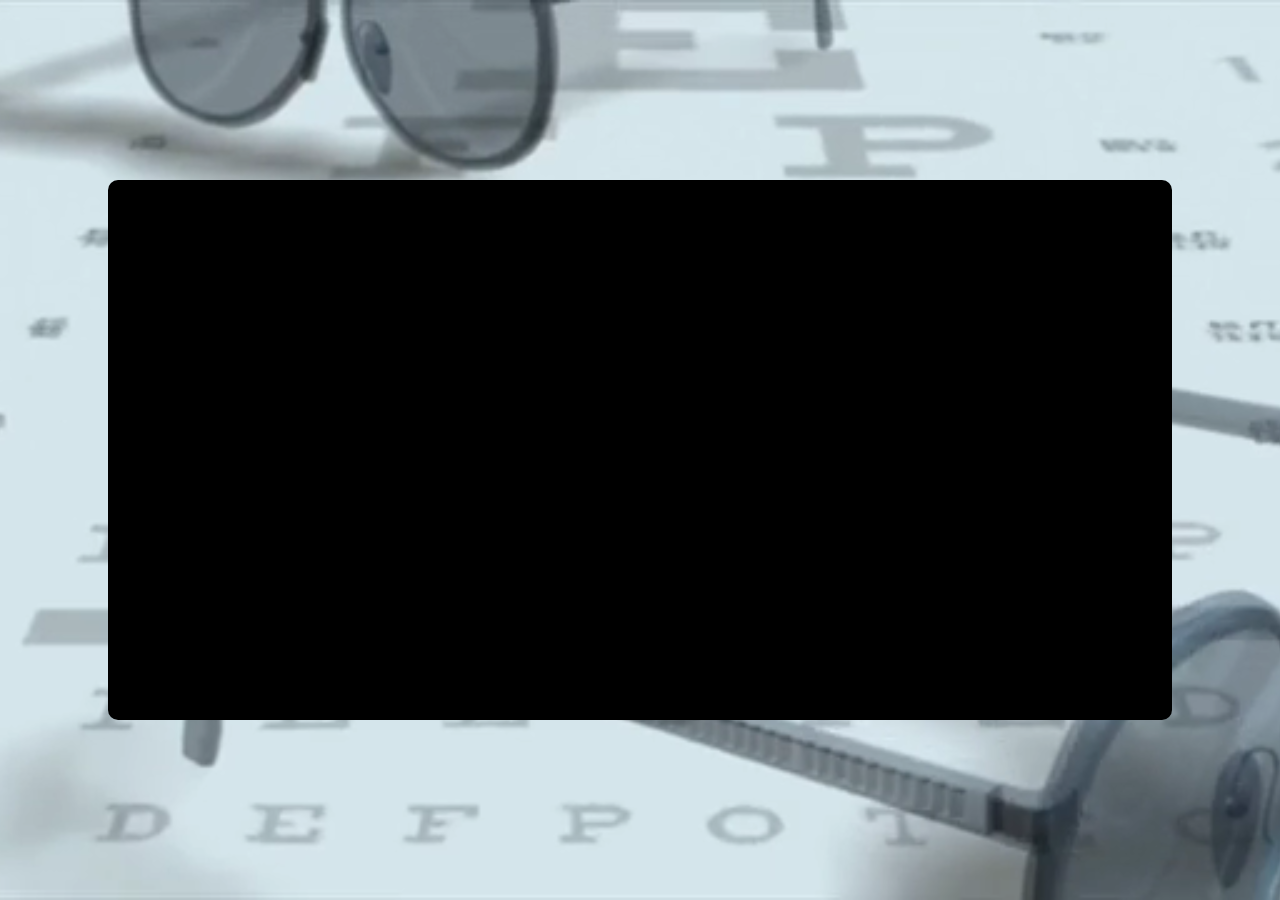
<file: 1.Typingtest/index.html>
<!DOCTYPE html>
<html lang="en">
<head>
    <meta charset="UTF-8">
    <meta name="viewport" content="width=device-width, initial-scale=1.0">
    <title>Typing test</title>
    <link rel="stylesheet" href="style.css">
    <style>
      @import url('https://fonts.googleapis.com/css2?family=Kalam:wght@300;400;700&family=Rubik+Glitch+Pop&display=swap');
      @import url('https://fonts.googleapis.com/css2?family=Holtwood+One+SC&display=swap');
      @import url('https://fonts.googleapis.com/css2?family=Lora:ital,wght@0,400..700;1,400..700&display=swap');
      </style>
    
</head>
<body>
  <video id="video-bg" autoplay muted loop>
    <source src="images/5455-184226804_tiny.mp4" type="video/mp4">
    Your browser does not support 
</video>
    <div id="page" class="flipInX">
      <p class="tt" >ELITE TYPING TEST</p>
      <a href="https://www.fontspace.com/category/fancy"><img src="images/text-1720952245008.png" class="centered-img animate__animated animate__flipInX" alt="Fancy fonts" ></a>
        <p class="text">CHECK YOUR TYPING SKILLS IN A MINUTE?</p>
        <p class="txt">START YOUR  TEST  NOW...</p>
        <select id="time">
          <option class="t1">1 Minute Test</option>
          <option class="t2">2 Minute Test</option>
          <option class="t5">5 Minute Test</option>
          <option class="t10">10 Minute Test</option> 
        </select> 
        <select id="type">
          <option class="dropdown-item1">Easy Text</option>
          <option class="dropdown-item2">Medium Text</option>
          <option class="dropdown-item3">Hard Text</option> 
        </select>     <br><br>
        <button id="btn" type="button" onclick="window.location.href='main.html';">Start Test</button>
        
    </div>
    
</body>

</html>
</file>
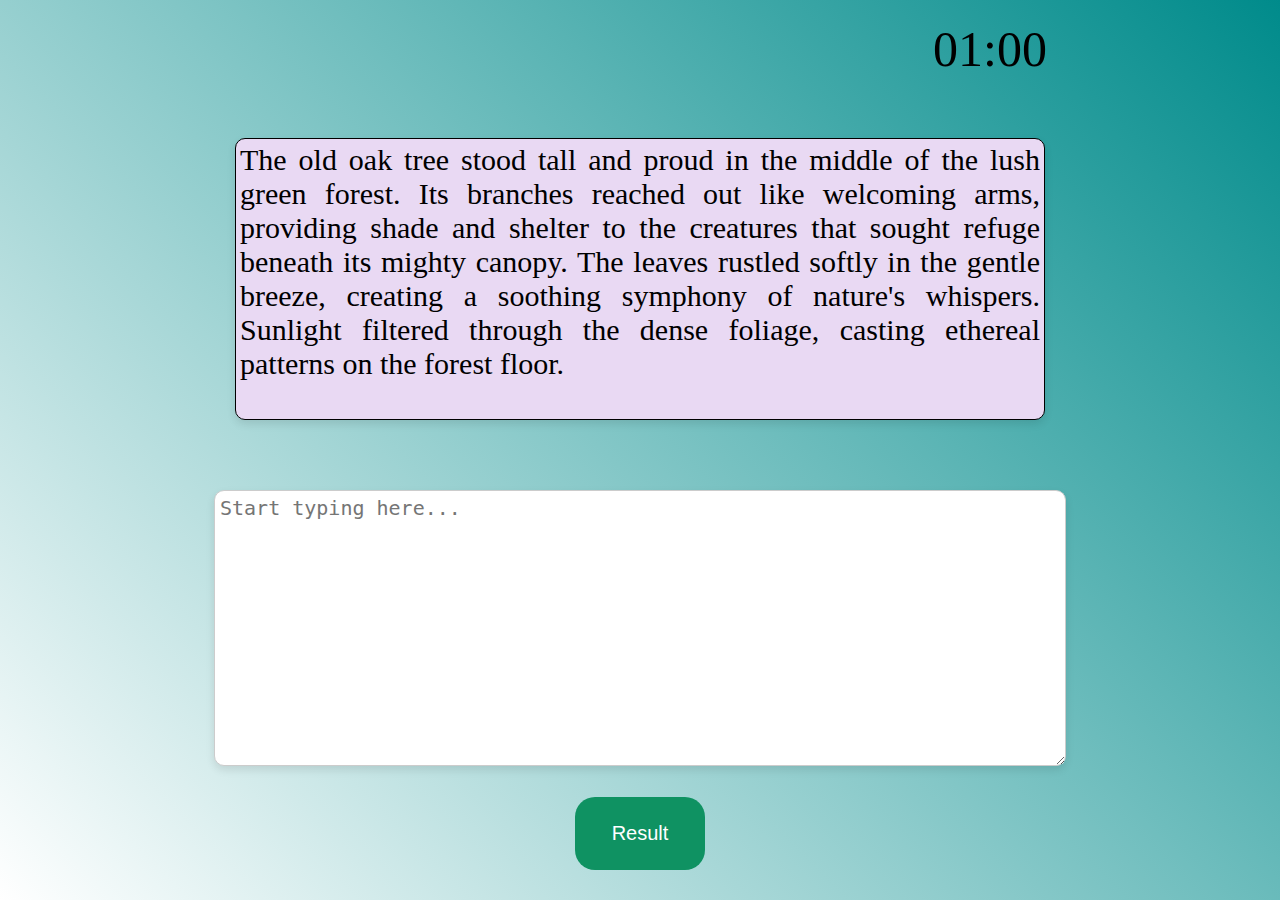
<file: 1.Typingtest/main.html>
<!DOCTYPE html>
<html lang="en">
<head>
    <meta charset="UTF-8">
    <meta name="viewport" content="width=device-width, initial-scale=1.0">
    <title>Document</title>
    <link rel="stylesheet" href="style.css"> 
</head>
<body id="test">
    <div id="timer"></div>
    <div id="content" class="scroll"></div> 
    <textarea id="typed_content" placeholder="Start typing here..."></textarea>
    <br>
    <button onclick="result()" id="btn1">Result</button>
    <script src="script.js"></script>
</body>

</html>
</file>
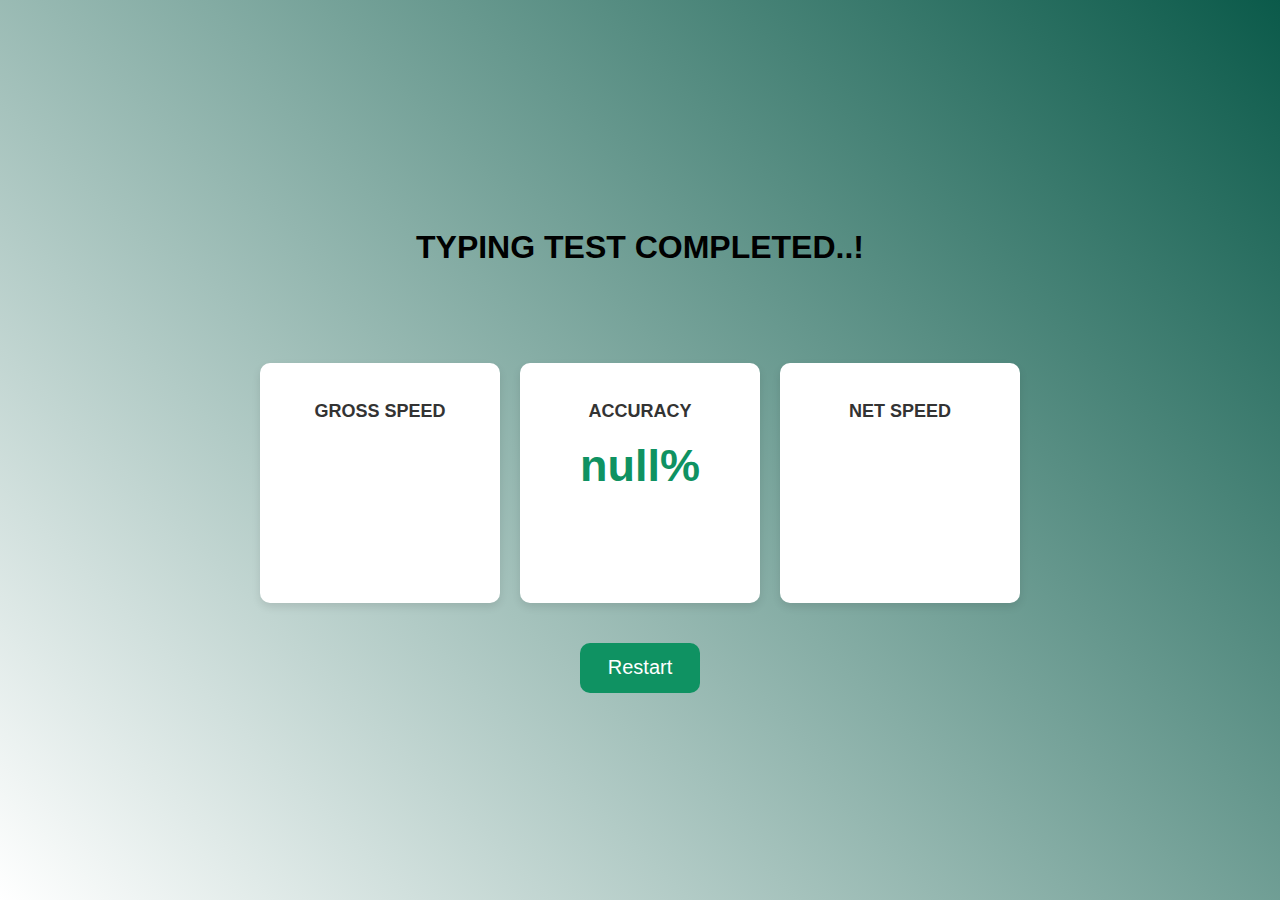
<file: 1.Typingtest/main1.html>
<!DOCTYPE html>
<html lang="en">
<head>
    <meta charset="UTF-8">
    <meta name="viewport" content="width=device-width, initial-scale=1.0">
    <title>Typing Test Complete!</title>
    <link rel="stylesheet" href="style.css">
</head>
<body id="bdy">
    <h1>TYPING TEST COMPLETED..!</h1><br><br>
    <div class="cards-container">
        <div class="card">
            <h3>GROSS SPEED</h3>
            <span id="gross"></span>
        </div>
        <div class="card">
            <h3>ACCURACY</h3>
            <span id="accuracy"></span>
        </div>
        <div class="card">
            <h3>NET SPEED</h3>
            <span id="net"></span>
        </div>
    </div>
    <button onclick="restart()" id="btn2">Restart</button>
    <script src="script1.js"></script>
</body>
</html>
</file>
<file: 1.Typingtest/style.css>
body {
    
    justify-content: center;
    align-items: center;
    height: 100vh;
    margin: 0;
}
#video-bg {
    position: absolute;
    top: 0;
    left: 0;
    width: 100%;
    height: 100%;
    z-index: -1;
    object-fit: cover;
}

#time option {
    background-color: #0d0d0d; 
    color: #fff;
}


@keyframes fadeIn {
    from {
        opacity: 0;
        transform: translateX(-20px);
    }
    to {
        opacity: 1;
        transform: translateX(0);
    }
}
.text{
    text-align: center;
    font-size: 40px;
    font-weight: bolder;
    font-family: Arial, Helvetica, sans-serif;
    color: rgb(228, 218, 218);
    /*font-family: 'Patrick Hand', cursive;*/
    /*font-family: "Holtwood One SC", serif;*/
    font-family: "Lora", serif;
    font-optical-sizing: auto;
    animation: flipInX 1s ease-in-out;
    color:darkcyan
}
.tt {
    font-size: 1rem; 

}
.centered-img {
    width: 50%; /* Adjust the width as needed */
    display: block;
    margin-left: auto;
    margin-right: auto;
    animation: animate__flipInX 1s forwards; /* Apply the flipInX animation */
}

@keyframes animate__flipInX {
    from {
        transform: perspective(400px) rotateX(90deg);
        opacity: 0;
    }
    40% {
        transform: perspective(400px) rotateX(-20deg);
    }
    60% {
        transform: perspective(400px) rotateX(10deg);
    }
    80% {
        transform: perspective(800px) rotateX(-5deg);
    }
    to {
        transform: perspective(400px);
        opacity: 1;
    }
}
@keyframes  flipInX{ 
    from { transform: translateX(-100%); }
    to { transform: translateX(0); }
}
.txt{
    text-align: center;
    font-size: 20px;
    font-weight: bold;
    color: rgb(222, 208, 208);
    /*font-family: "Holtwood One SC", serif;*/
    font-family: 'Patrick Hand', cursive;
       /* font-family: "Rubik Glitch Pop", system-ui;*/
        font-weight: 400;
        font-style: normal;
     
    animation: slideInFromRight 1s ease-in-out;
}
@keyframes slideInFromRight {
    from { transform: translateX(100%); }
    to { transform: translateX(0); }
}
.select-container {
    display: flex;
    justify-content: center;
    gap: 20px;
    margin-top: 20px;
    animation: fadeIn 2s ease-in-out;
}

#type, #time {
    height: 50px;
    width: 200px;
    border-radius: 20px;
    font-size: 16px;
    box-shadow: 0 0 10px rgba(0, 0, 0, 0.1);
    transition: transform 0.3s, box-shadow 0.3s;
    padding: 0 10px;
}
#type:hover, #time:hover {
    transform: scale(1.05);
    box-shadow: 0 0 15px rgba(0, 0, 0, 0.2);
}
#type{
    height: 50px;
    width: 200px;
    margin-left: 210px;
    border-radius: 5px;
    margin-top: 20px;
}
#time{
    height: 50px;
    width: 200px;
    margin-left: 250px;
    border-radius: 5px;
    background-color: #fff;
    color: #333;
    appearance: none;
}
#page{
   
    flex-direction: column;
    align-items: center;
    justify-content: center;
    height: 500px;
    width: 80%;
    max-width: 1120px;
background-color: black;
    background-repeat: round;
    border-radius: 10px;
    margin: 70px auto;
    padding: 20px;
   
    
}
.flipInX {
    animation: flipInX 1s ease-in-out;
}
@keyframes flipInX {
    from {
        transform: perspective(400px) rotateX(90deg);
        opacity: 0;
    }
    to {
        transform: perspective(400px);
        opacity: 1;
    }
}
.tt, .centered-img, .text, .txt, #time, #type, #btn {
    opacity: 0;
    animation: fadeIn 1s forwards;
}
#btn{ 
    width: 180px;
    height: 60px;
    border-radius: 10px;
    padding: 5px;
    margin-left: 470px;
    color: rgb(11, 11, 11);
    border: none;
    align-items: center;
    background-color:darkcyan;
    font-size: 25PX;
    font-family: 'Patrick Hand', cursive;
    transition: background-color 0.3s, transform 0.3s, box-shadow 0.3s;
}
#btn:hover {
    background-color: rgb(66, 174, 135);
    transform: scale(1.05);
    box-shadow: 0 0 15px rgba(0, 0, 0, 0.2);
}
#btn1{ 
    font-size: 20px;
    width: 130px;
    height: 80px;
    border-radius: 20px;
    padding: 3px;
    color: white;
    border: none;
    background-color: rgb(15, 146, 98);
    margin-top: 3px;
    animation: fadeIn 2s ease-in-out;
    transition: background-color 0.3s, transform 0.3s, box-shadow 0.3s;
    margin-bottom: 30px;
}
#btn1:hover {
    background-color: rgb(66, 174, 135);
    transform: scale(1.05);
    box-shadow: 0 0 15px rgba(0, 0, 0, 0.2);
}
@keyframes flipInX {
    from {
        transform: perspective(400px) rotateX(90deg);
        opacity: 0;
    }
    to {
        transform: perspective(400px);
        opacity: 1;
    }
}
@keyframes slideInFromRight {
    from {
        transform: translateX(100%);
    }
    to {
        transform: translateX(0);
    }
}
@keyframes fadeIn {
    from {
        opacity: 0;
        transform: translateX(-20px);
    }
    to {
        opacity: 1;
        transform: translateX(0);
    }
}



#para{
    height: 100px;
    border:1px solid black;
    width:50%;
}
#content{
    border:1px solid black;
    font-weight: 400;
    font-size: 30px;
    margin: 60px 340px;
    background-color:  rgb(233, 217, 243);
}
#test{
    /*background-image: url("images/SHADES.gif");*/
    background-size: cover;
    background-color: thistle;
}
div.scroll {
    margin:4px, 4px;
    padding:4px;
    width: 800px;
    height: 300px;
    overflow-x: hidden;
    overflow-y: auto;
    text-align:justify;
}
#typehere{
    height: 500px;
    background-color: rgb(40, 86, 86);
}
#typed_content{
    font-size: 20px;
    width: 840px;
    height: 290px;
    margin: 10px 0;
    padding: 5px;
    border: 1px solid #ccc;
    border-radius: 10px;
    box-shadow: 0 4px 8px rgba(0, 0, 0, 0.1);
    transition: transform 0.3s, box-shadow 0.3s;
    animation: slideInFromRight 1s ease-in-out;
}
#typed_content:hover {
    transform: scale(1.05);
    box-shadow: 0 8px 16px rgba(0, 0, 0, 0.2);
}
#timer{
    margin-top: 20px;
    font-size: 50px;
    margin-left:700px;
    animation: fadeIn 1s ease-in-out;

}
.scroll {
    margin: 4px;
    padding: 20px;
    width: 800px;
    height: 300px;
    overflow-x: hidden;
    overflow-y: auto;
    text-align: justify;
    background-color: #fff;
    box-shadow: 0 4px 8px rgba(0, 0, 0, 0.1);
    border-radius: 10px;
    transition: transform 0.3s, box-shadow 0.3s;
    animation: slideInFromRight 1s ease-in-out;
}
.scroll:hover {
    transform: scale(1.05);
    box-shadow: 0 8px 16px rgba(0, 0, 0, 0.2);
}
#video-bg {
    position: absolute;
    top: 0;
    left: 0;
    width: 100%;
    height: 100%;
    z-index: -1;
    object-fit: cover;
}
#datas{
    height: 250px;
    width:70%;
    border:1px solid black;
    background-color: rgb(233, 217, 243);
    margin-left: 220px;
    margin-top: 30px;
    padding-top:60px ;
    display: flex;
    color: rgb(53, 53, 53);
    border-radius: 4px;
    

}
#g{
    
    height: 170px;
    width: 190px;
    margin-left: 125px;
    color: rgb(53, 53, 53);
   background-color: rgb(255, 255, 255);
    text-align: center;
    font-size: 25px;
    border-radius: 5px;
}
#body{
    
        background-image: url(https://www.freepik.com/free-photos-vectors/typing);
        background-size: 100%;
        
    
}
body {
    display: flex;
    flex-direction: column;
    justify-content: center;
    align-items: center;
    height: 100vh;
    margin: 0;
    /*background-color: #26ce78;*/
    animation: fadeIn 2s ease-in-out;
    background-image: linear-gradient( 45deg,white,darkcyan);
    background-repeat: no-repeat;
    background-size: cover;
    
}
#bdy {
    background-image: linear-gradient( 45deg,white,rgb(11, 90, 74));
    background-repeat: no-repeat;
    background-size: cover;
    font-family: Arial, sans-serif;
    display: flex;
    justify-content: center;
    align-items: center;
    height: 100vh;
}
#gross{
    font-size: 45px;
    font-family: Verdana, Geneva, Tahoma, sans-serif;
}
#net{
    font-size: 45px;
    font-family: Verdana, Geneva, Tahoma, sans-serif;
}
#accuracy{
    font-size: 45px;
    font-family: Verdana, Geneva, Tahoma, sans-serif;
}


.cards-container {
    display: flex;
    justify-content: center;
    gap: 20px;
    margin-top: 40px;
}

.card {
    background-color: #fff;
    width: 200px;
    height: 200px;
    padding: 20px;
    text-align: center;
    border-radius: 10px;
    box-shadow: 0 4px 8px rgba(0, 0, 0, 0.1);
    transition: transform 0.3s, box-shadow 0.3s;
}

.card:hover {
    transform: translateY(-10px);
    box-shadow: 0 8px 16px rgba(0, 0, 0, 0.2);
}

.card h3 {
    font-size: 18px;
    color: #333;
}

.card span {
    font-size: 24px;
    font-weight: bold;
    color: #0f9262;
}

#btn2 {
    margin-top: 40px;
    font-size: 20px;
    width: 120px;
    height: 50px;
    border-radius: 10px;
    padding: 10px;
    color: white;
    background-color: #0f9262;
    border: none;
    cursor: pointer;
    transition: background-color 0.3s, transform 0.3s, box-shadow 0.3s;
}

#btn2:hover {
    background-color: #42ae87;
    transform: scale(1.05);
    box-shadow: 0 0 15px rgba(0, 0, 0, 0.2);
}
</file>
